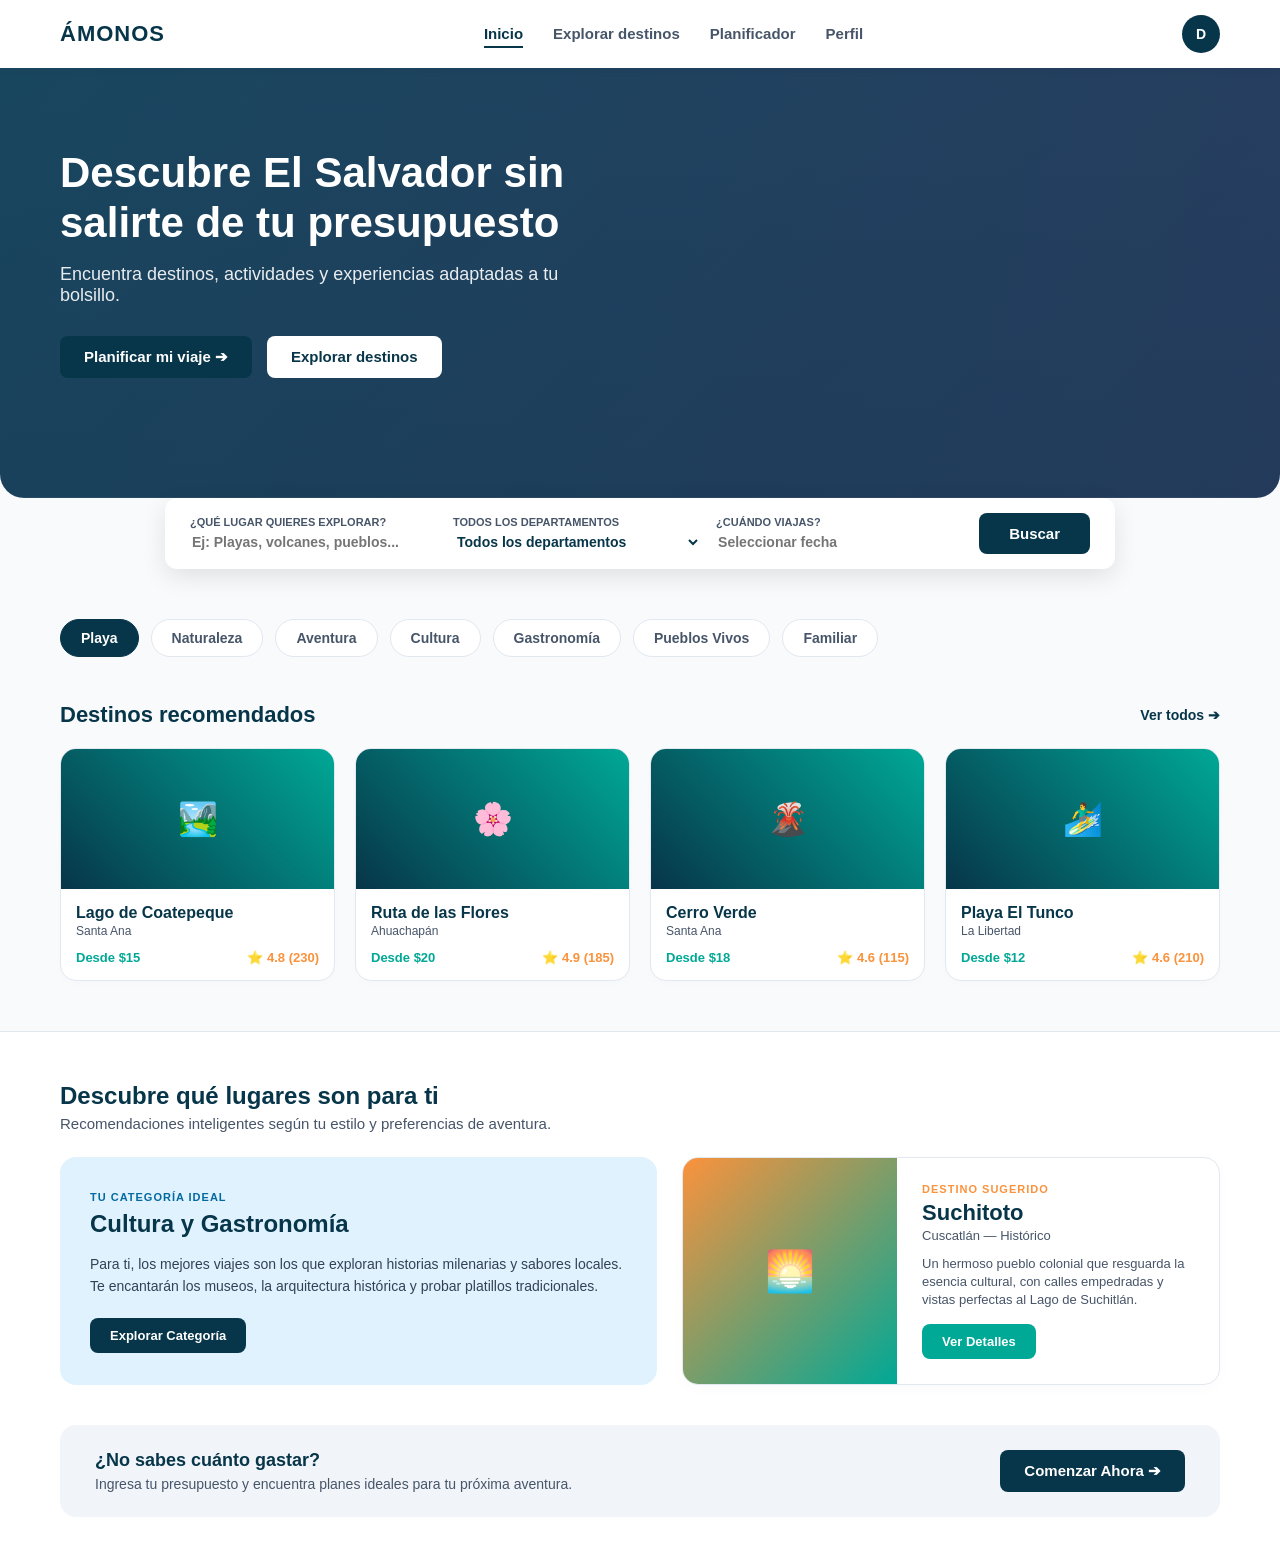
<file: Expo amonos partes/HTML/CSS/HTML/index.html>
<!DOCTYPE html>
<html lang="es">
<head>
    <meta charset="UTF-8">
    <meta name="viewport" content="width=device-width, initial-scale=1.0">
    <title>Ámonos - El Salvador</title>
    <link rel="stylesheet" href="CSS/index.css">
</head>
<body>

    <!-- 1. HEADER Y MENÚ COMPLETO -->
    <header>
        <div class="container">
            <nav>
                <a href="index.html" class="logo"> ÁMONOS</a>
                <ul class="menu-links">
                    <li><a href="index.html" class="active">Inicio</a></li>
                    <li><a href="explorar.html">Explorar destinos</a></li>
                    <li><a href="planificador.html">Planificador</a></li>
                    <li><a href="perfil.html">Perfil</a></li>
                </ul>
                <a href="perfil.html" class="avatar" title="Mi Perfil" style="color: white; font-weight: bold; font-size: 14px;">D</a>
            </nav>
        </div>
    </header>

    <!-- 2. HERO BANNER PRINCIPAL -->
    <section class="hero">
        <div class="container">
            <h1>Descubre El Salvador sin salirte de tu presupuesto</h1>
            <p>Encuentra destinos, actividades y experiencias adaptadas a tu bolsillo.</p>
            <div class="hero-buttons">
                <a href="planificador.html" class="btn btn-primary">Planificar mi viaje ➔</a>
                <a href="explorar.html" class="btn btn-outline">Explorar destinos</a>
            </div>
        </div>
    </section>

    <!-- 3. BARRA DE BÚSQUEDA INTEGRADA COLECTORA -->
    <div class="search-bar">
        <div class="search-input-group">
            <label>¿Qué lugar quieres explorar?</label>
            <input type="text" id="main-search-input" placeholder="Ej: Playas, volcanes, pueblos...">
        </div>
        <div class="search-input-group">
            <label>Todos los departamentos</label>
            <select id="main-dept-select">
                <option value="Todos">Todos los departamentos</option>
                <option value="La Libertad">La Libertad</option>
                <option value="Santa Ana">Santa Ana</option>
                <option value="Cuscatlán">Cuscatlán</option>
                <option value="Ahuachapán">Ahuachapán</option>
            </select>
        </div>
        <div class="search-input-group">
            <label>¿Cuándo viajas?</label>
            <input type="text" placeholder="Seleccionar fecha" onfocus="(this.type='date')">
        </div>
        <button class="btn btn-search" id="btn-execute-search">Buscar</button>
    </div>

    <!-- MAIN CONTAINER (CONTENIDO SUPERIOR) -->
    <main class="container main-content">

        <!-- 4. CARRUSEL HORIZONTAL DE CATEGORÍAS INTERACTIVAS -->
        <section class="categories-container">
            <ul class="categories-list">
                <li><button class="cat-card active" data-category="Playa"> Playa</button></li>
                <li><button class="cat-card" data-category="Naturaleza"> Naturaleza</button></li>
                <li><button class="cat-card" data-category="Aventura"> Aventura</button></li>
                <li><button class="cat-card" data-category="Cultura"> Cultura</button></li>
                <li><button class="cat-card" data-category="Gastronomía"> Gastronomía</button></li>
                <li><button class="cat-card" data-category="Pueblos"> Pueblos Vivos</button></li>
                <li><button class="cat-card" data-category="Familiar"> Familiar</button></li>
            </ul>
        </section>

        <!-- 5. CUADRÍCULA DE DESTINOS RECOMENDADOS -->
        <section>
            <div class="grid-header">
                <h2 style="margin: 0; font-size: 22px;">Destinos recomendados</h2>
                <a href="explorar.html" style="color: var(--azul-profundo); font-weight: 700; font-size: 14px; text-decoration: none;">Ver todos ➔</a>
            </div>

            <!-- Cada tarjeta ahora tiene su redirección nativa al archivo de detalles -->
            <div class="grid-destinos" id="cards-container">
                <!-- Tarjeta 1 -->
                <a href="detalles.html?destino=coatepeque" class="destino-card" data-dept="Santa Ana" data-tags="Naturaleza,Familiar">
                    <div class="dest-img-sim">🏞️</div>
                    <div class="dest-body">
                        <div>
                            <h4>Lago de Coatepeque</h4>
                            <p class="dpto">Santa Ana</p>
                        </div>
                        <div class="dest-footer">
                            <span class="price">Desde $15</span>
                            <span class="rating">⭐ 4.8 (230)</span>
                        </div>
                    </div>
                </a>
                <!-- Tarjeta 2 -->
                <a href="detalles.html?destino=flores" class="destino-card" data-dept="Ahuachapán" data-tags="Pueblos,Cultura,Gastronomía">
                    <div class="dest-img-sim">🌸</div>
                    <div class="dest-body">
                        <div>
                            <h4>Ruta de las Flores</h4>
                            <p class="dpto">Ahuachapán</p>
                        </div>
                        <div class="dest-footer">
                            <span class="price">Desde $20</span>
                            <span class="rating">⭐ 4.9 (185)</span>
                        </div>
                    </div>
                </a>
                <!-- Tarjeta 3 -->
                <a href="detalles.html?destino=cerroverde" class="destino-card" data-dept="Santa Ana" data-tags="Naturaleza,Aventura">
                    <div class="dest-img-sim">🌋</div>
                    <div class="dest-body">
                        <div>
                            <h4>Cerro Verde</h4>
                            <p class="dpto">Santa Ana</p>
                        </div>
                        <div class="dest-footer">
                            <span class="price">Desde $18</span>
                            <span class="rating">⭐ 4.6 (115)</span>
                        </div>
                    </div>
                </a>
                <!-- Tarjeta 4 -->
                <a href="detalles.html?destino=eltunco" class="destino-card" data-dept="La Libertad" data-tags="Playa,Aventura,Gastronomía">
                    <div class="dest-img-sim">🏄‍♂️</div>
                    <div class="dest-body">
                        <div>
                            <h4>Playa El Tunco</h4>
                            <p class="dpto">La Libertad</p>
                        </div>
                        <div class="dest-footer">
                            <span class="price">Desde $12</span>
                            <span class="rating">⭐ 4.6 (210)</span>
                        </div>
                    </div>
                </a>
            </div>
        </section>
    </main>

    <!-- 6. SECCIÓN INFERIOR AUTOMÁTICA (SCROLL INTELIGENTE) -->
    <section class="smart-recommendation-section">
        <div class="container">
            <h2 style="margin: 0; font-size: 24px; font-weight: 800;">Descubre qué lugares son para ti</h2>
            <p style="margin: 5px 0 0 0; color: var(--texto-suave); font-size: 15px;">Recomendaciones inteligentes según tu estilo y preferencias de aventura.</p>

            <div class="flex-recommendations">
                <!-- Tarjeta de Preferencia -->
                <div class="preference-box">
                    <span style="color: #0369a1; font-size: 11px; font-weight: 800; text-transform: uppercase; letter-spacing: 1px;">Tu categoría ideal</span>
                    <h3 style="margin: 5px 0 15px 0; font-size: 24px;">Cultura y Gastronomía</h3>
                    <p style="margin: 0 0 20px 0; font-size: 14px; line-height: 1.6; color: #334155;">Para ti, los mejores viajes son los que exploran historias milenarias y sabores locales. Te encantarán los museos, la arquitectura histórica y probar platillos tradicionales.</p>
                    <a href="explorar.html?filtro=Cultura" class="btn btn-primary" style="font-size: 13px; padding: 10px 20px;">Explorar Categoría</a>
                </div>

                <!-- Tarjeta de Destino Sugerido Directo -->
                <div class="featured-dest-box">
                    <div style="width: 40%; background: linear-gradient(135deg, var(--coral-marca), var(--verde-turquesa)); display: flex; align-items: center; justify-content: center; font-size: 40px; color: white;">🌅</div>
                    <div style="width: 60%; padding: 25px; display: flex; flex-direction: column; justify-content: center; box-sizing: border-box;">
                        <span style="color: var(--coral-marca); font-size: 11px; font-weight: 800; text-transform: uppercase; letter-spacing: 1px;">Destino Sugerido</span>
                        <h3 style="margin: 5px 0 2px 0; font-size: 22px;">Suchitoto</h3>
                        <div style="color: var(--texto-suave); font-size: 13px; margin-bottom: 12px; font-weight: 500;">Cuscatlán — Histórico</div>
                        <p style="margin: 0 0 15px 0; font-size: 13px; color: #475569; line-height: 1.4;">Un hermoso pueblo colonial que resguarda la esencia cultural, con calles empedradas y vistas perfectas al Lago de Suchitlán.</p>
                        <a href="detalles.html?destino=suchitoto" class="btn btn-primary" style="background-color: var(--verde-turquesa); font-size: 13px; padding: 10px 20px; align-self: flex-start;">Ver Detalles</a>
                    </div>
                </div>
            </div>

            <!-- banner de Presupuesto Integrado -->
            <div class="budget-banner">
                <div>
                    <h3>¿No sabes cuánto gastar?</h3>
                    <p>Ingresa tu presupuesto y encuentra planes ideales para tu próxima aventura.</p>
                </div>
                <a href="planificador.html" class="btn btn-primary" style="background-color: var(--azul-profundo);">Comenzar Ahora ➔</a>
            </div>
        </div>
    </section>

    <!-- INTERACCIONES EN VIVO POR JS (Simulación funcional de Base de Datos local) -->
    <script>
        // 1. Filtrado instantáneo por Categorías
        const buttons = document.querySelectorAll('.cat-card');
        const cards = document.querySelectorAll('.destino-card');

        buttons.forEach(button => {
            button.addEventListener('click', () => {
                // Alternar clase activa visual
                buttons.forEach(btn => btn.classList.remove('active'));
                button.classList.add('active');

                const selectedCategory = button.getAttribute('data-category');

                // Filtrar las tarjetas que contienen el tag
                cards.forEach(card => {
                    const cardTags = card.getAttribute('data-tags');
                    if (cardTags.includes(selectedCategory)) {
                        card.style.display = 'flex';
                    } else {
                        card.style.display = 'none';
                    }
                });
            });
        });

        // 2. Ejecutar búsqueda desde la barra superior
        const searchBtn = document.getElementById('btn-execute-search');
        searchBtn.addEventListener('click', () => {
            const queryText = document.getElementById('main-search-input').value.toLowerCase();
            const deptSelected = document.getElementById('main-dept-select').value;

            cards.forEach(card => {
                const title = card.querySelector('h4').innerText.toLowerCase();
                const dept = card.getAttribute('data-dept');
                
                const matchesQuery = title.includes(queryText) || queryText === '';
                const matchesDept = (dept === deptSelected) || (deptSelected === 'Todos');

                if (matchesQuery && matchesDept) {
                    card.style.display = 'flex';
                } else {
                    card.style.display = 'none';
                }
            });
        });
    </script>
</body>
</html>
</file>
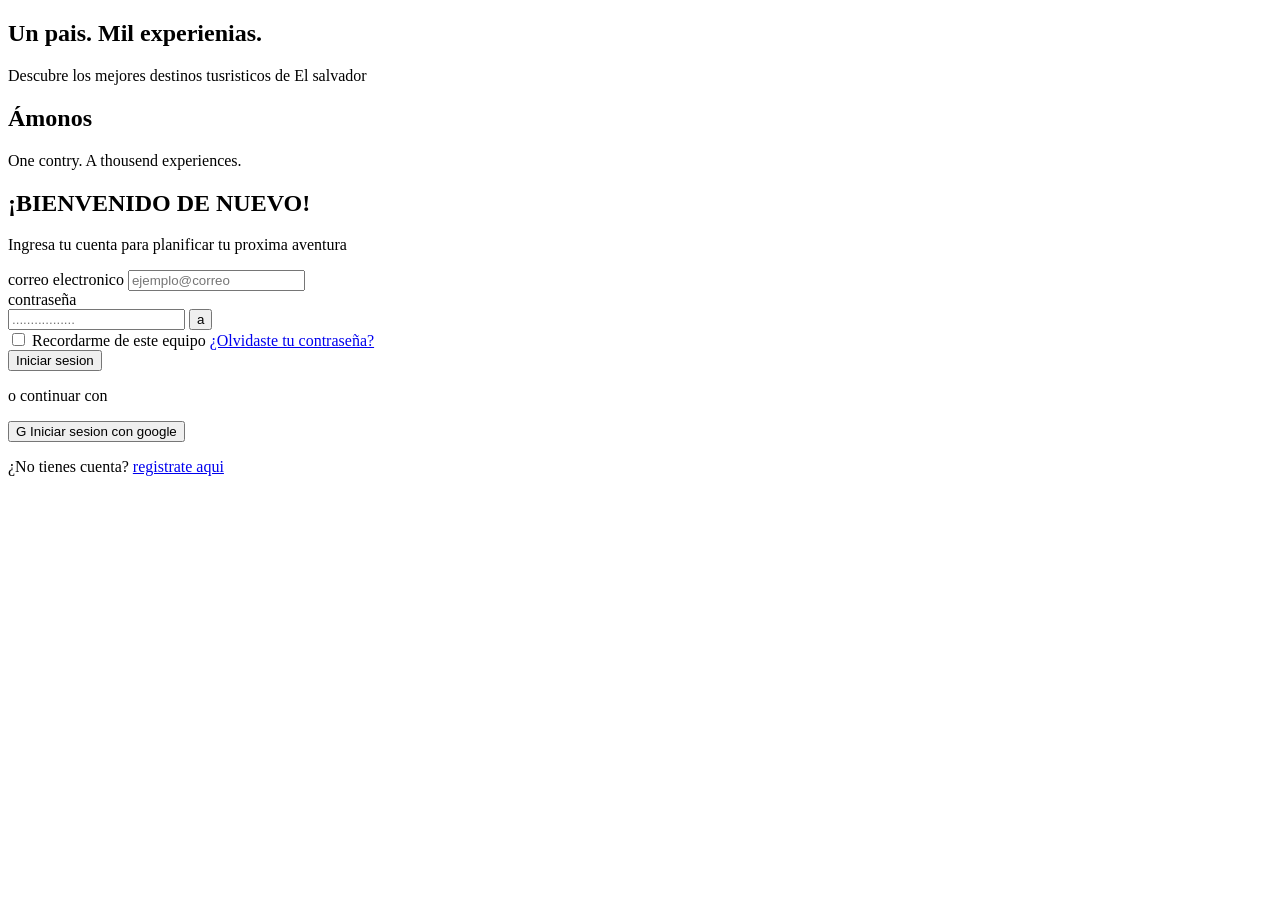
<file: Expo logros.html>
<!DOCTYPE html>
<html lang="en">
<head>
    <meta charset="UTF-8">
    <meta name="viewport" content="width=device-width, initial-scale=1.0">
    <title>Ámonos - Iniciar sesion</title>
</head>
<body>
    
    <main>
        

    <section>
    <h2>Un pais. Mil experienias.</h2>
    <p>Descubre los mejores destinos tusristicos de El salvador </p>
    </section>



    <section>
    <header>
   <h1>Ámonos</h1>
   <p>One contry. A thousend experiences.</p>
    </header>
                
    <h2>¡BIENVENIDO DE NUEVO!</h2>
    <p>Ingresa tu cuenta para planificar tu proxima aventura</p>

    <form action="/login-endpoint" method="POST">

    <div>
    <label for="email">correo electronico</label>
    <input type="email" id="email" name="email" placeholder="ejemplo@correo" required>
    </div>



    <div>
    <label for="password">contraseña</label>
                        <div>
                            <input type="password" name="password" id="password" placeholder="................."required>
                            <button type="button">a</button>
                        </div>
                    </div>


                    <div>
                        <label>
                            <input type="checkbox" name="remember"> Recordarme de este equipo
                        </label>
                        <a href="/recuperar-contraseña">¿Olvidaste tu contraseña?</a>
                    </div>

                    <button type="submit">Iniciar sesion</button>

                    <p>o continuar con</p>

                    <button type="button">
                        <span>G</span> Iniciar sesion con google
                    </button>
                   </form>

                   <footer>
                    <p>¿No tienes cuenta? <a href="/registro">registrate aqui</a></p>
                   </footer>

                   </section>
        </main>
</body>
</html>
</file>
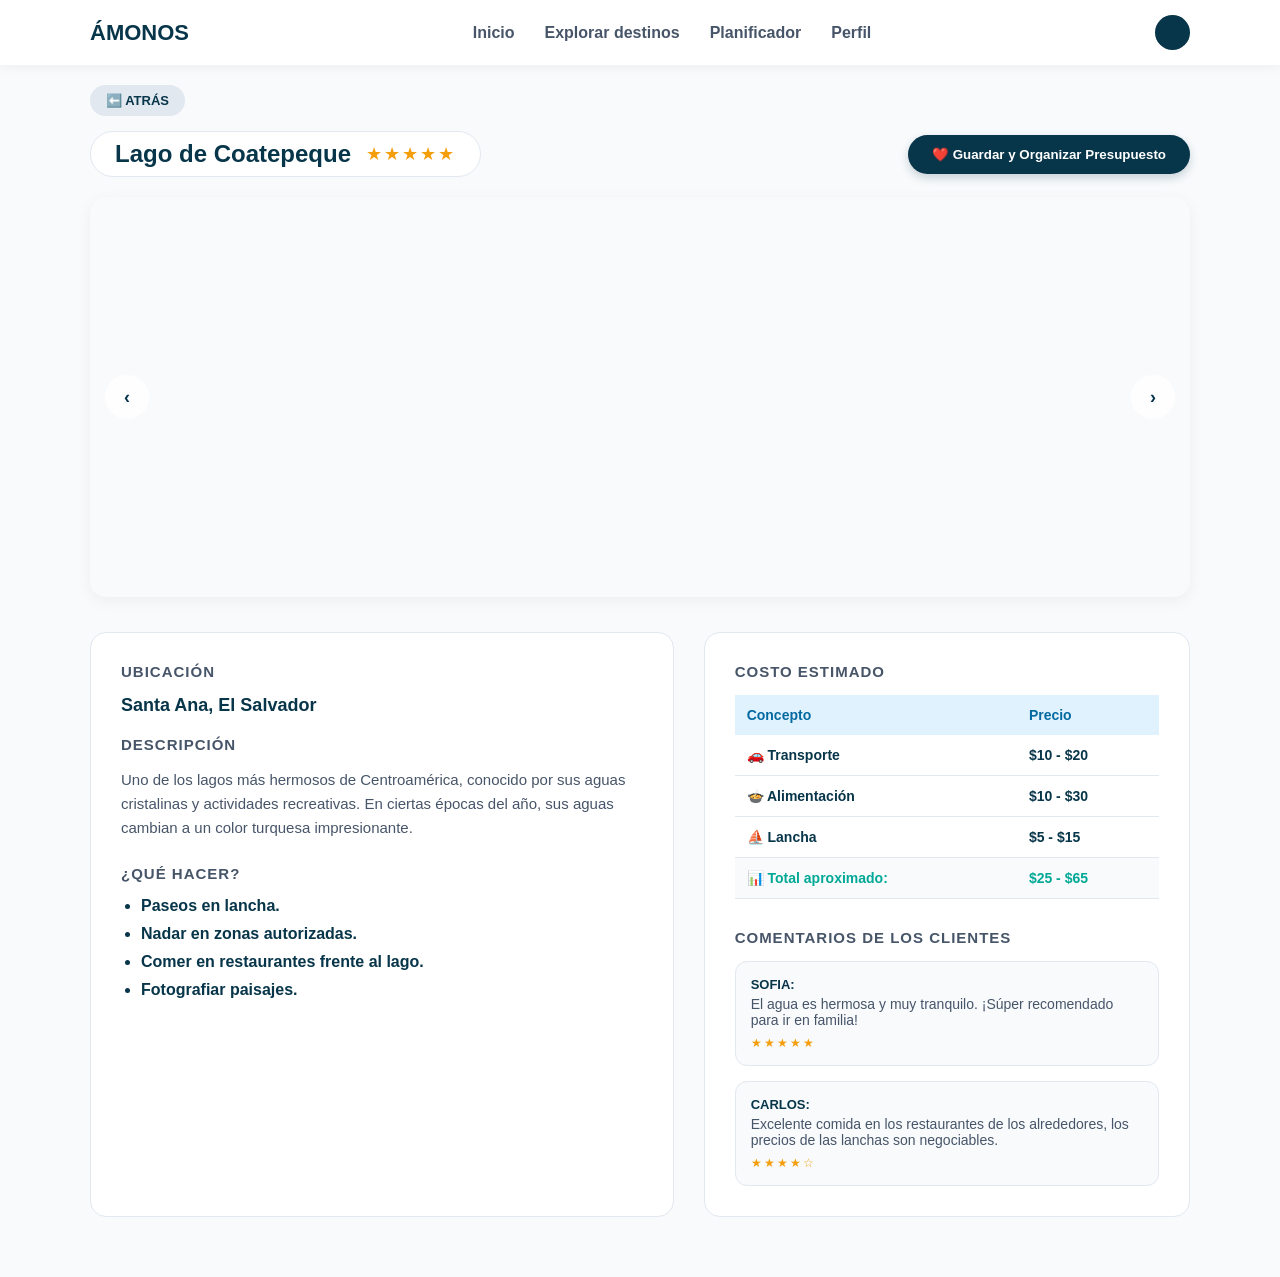
<file: prueba/detalles.html>
<!DOCTYPE html>
<html lang="es">
<head>
    <meta charset="UTF-8">
    <meta name="viewport" content="width=device-width, initial-scale=1.0">
    <title>Ámonos - Detalles del Destino</title>
    <style>
        /* ==========================================================================
           1. MARCA Y CONFIGURACIÓN GENERAL
           ========================================================================== */
        :root {
            --azul-profundo: #073549;
            --coral-marca: #fb923c;
            --verde-turquesa: #00a896;
            --gris-fondo: #f8fafc;
            --texto-suave: #475569;
            --borde: #e2e8f0;
        }

        body {
            margin: 0;
            padding: 0;
            font-family: 'Segoe UI', Tahoma, Geneva, Verdana, sans-serif;
            background-color: var(--gris-fondo);
            color: var(--azul-profundo);
            scroll-behavior: smooth; /* Hace que el salto hacia abajo sea suave */
        }

        .container {
            max-width: 1100px;
            margin: 0 auto;
            padding: 0 20px;
        }

        header {
            background-color: #ffffff;
            box-shadow: 0 2px 10px rgba(0, 0, 0, 0.05);
            position: sticky;
            top: 0;
            z-index: 100;
        }

        nav {
            display: flex;
            align-items: center;
            justify-content: space-between;
            padding: 15px 0;
        }

        .logo { font-size: 22px; font-weight: 900; }
        .menu-links { list-style: none; display: flex; margin: 0; padding: 0; }
        .menu-links li { margin: 0 15px; }
        .menu-links a { text-decoration: none; color: var(--texto-suave); font-weight: 600; }

        /* BOTÓN ATRÁS */
        .btn-back {
            display: inline-flex;
            align-items: center;
            background-color: #e2e8f0;
            color: var(--azul-profundo);
            text-decoration: none;
            padding: 8px 16px;
            border-radius: 20px;
            font-size: 13px;
            font-weight: 700;
            margin-top: 20px;
            text-transform: uppercase;
        }

        /* ==========================================================================
           2. SECCIÓN 1: CABECERA Y CARRUSEL DE IMÁGENES (Boceto 1)
           ========================================================================== */
        .destination-header {
            display: flex;
            justify-content: space-between;
            align-items: center;
            margin-top: 15px;
            margin-bottom: 20px;
        }

        .title-area {
            display: flex;
            align-items: center;
            gap: 15px;
            background-color: #ffffff;
            padding: 8px 24px;
            border-radius: 30px;
            border: 1px solid var(--borde);
        }

        .title-area h1 { margin: 0; font-size: 24px; font-weight: 800; }
        .stars { color: #f59e0b; font-size: 18px; letter-spacing: 2px; }

        /* Botón de Interacción Rápida Sugerido */
        .btn-action-trigger {
            background-color: var(--azul-profundo);
            color: #ffffff;
            border: none;
            padding: 12px 24px;
            border-radius: 30px;
            font-weight: 700;
            cursor: pointer;
            box-shadow: 0 4px 10px rgba(7, 53, 73, 0.2);
            transition: background-color 0.2s;
        }

        .btn-action-trigger:hover { background-color: var(--verde-turquesa); }

        /* Estructura del Carrusel de Fotos */
        .carousel-container {
            position: relative;
            width: 100%;
            height: 400px;
            overflow: hidden;
            border-radius: 16px;
            box-shadow: 0 4px 15px rgba(0,0,0,0.05);
        }

        .carousel-track {
            display: flex;
            width: 300%; /* Para 3 imágenes */
            height: 100%;
            transition: transform 0.5s cubic-bezier(0.4, 0, 0.2, 1);
        }

        .carousel-slide {
            width: 33.333%;
            height: 100%;
            background-size: cover;
            background-position: center;
            display: flex;
            align-items: flex-end;
        }

        /* Flechas del carrusel */
        .carousel-btn {
            position: absolute;
            top: 50%;
            transform: translateY(-50%);
            background-color: rgba(255, 255, 255, 0.9);
            border: none;
            width: 44px;
            height: 44px;
            border-radius: 50%;
            cursor: pointer;
            font-weight: bold;
            font-size: 18px;
            color: var(--azul-profundo);
            z-index: 10;
        }
        .btn-left { left: 15px; }
        .btn-right { right: 15px; }

        /* ==========================================================================
           3. SECCIÓN 2: INFORMACIÓN, COSTOS Y RESEÑAS (Boceto 2)
           ========================================================================== */
        .details-grid {
            display: grid;
            grid-template-columns: 1.2fr 1fr;
            gap: 30px;
            margin-top: 35px;
            margin-bottom: 60px;
        }

        .info-card {
            background-color: #ffffff;
            border: 1px solid var(--borde);
            border-radius: 16px;
            padding: 30px;
            box-sizing: border-box;
        }

        .info-card h2 {
            margin: 0 0 15px 0;
            font-size: 15px;
            text-transform: uppercase;
            letter-spacing: 1px;
            color: var(--texto-suave);
        }

        .location-tag {
            font-size: 18px;
            font-weight: 700;
            color: var(--azul-profundo);
            margin-bottom: 20px;
        }

        .description-text {
            font-size: 15px;
            line-height: 1.6;
            color: var(--texto-suave);
            margin-bottom: 25px;
        }

        .activities-list {
            padding-left: 20px;
            margin: 0;
        }

        .activities-list li {
            margin-bottom: 10px;
            font-weight: 600;
            color: var(--azul-profundo);
        }

        /* TABLA DE COSTOS ESTIMADOS */
        .table-costs {
            width: 100%;
            border-collapse: collapse;
            margin-bottom: 30px;
        }

        .table-costs th {
            background-color: #e0f2fe;
            color: #0369a1;
            text-align: left;
            padding: 12px;
            font-size: 14px;
            font-weight: 700;
        }

        .table-costs td {
            padding: 12px;
            border-bottom: 1px solid var(--borde);
            font-size: 14px;
            font-weight: 600;
        }

        .row-total {
            background-color: var(--gris-fondo);
            font-weight: 800 !important;
            color: var(--verde-turquesa);
        }

        /* COMENTARIOS DE CLIENTES */
        .comments-section {
            display: flex;
            flex-direction: column;
            gap: 15px;
        }

        .comment-box {
            background-color: var(--gris-fondo);
            border: 1px solid var(--borde);
            padding: 15px;
            border-radius: 12px;
        }

        .comment-box strong {
            font-size: 13px;
            color: var(--azul-profundo);
            display: block;
            margin-bottom: 4px;
        }

        .comment-box p {
            margin: 0 0 8px 0;
            font-size: 14px;
            color: var(--texto-suave);
        }

        @media (max-width: 768px) {
            .details-grid { grid-template-columns: 1fr; }
            .carousel-container { height: 260px; }
        }
    </style>
</head>
<body>

    <!-- MENÚ SUPERIOR -->
    <header>
        <div class="container">
            <nav>
                <div class="logo"> ÁMONOS</div>
                <ul class="menu-links">
                    <li><a href="index.html">Inicio</a></li>
                    <li><a href="explorar.html">Explorar destinos</a></li>
                    <li><a href="planificador.html">Planificador</a></li>
                    <li><a href="perfil.html">Perfil</a></li>
                </ul>
                <div style="width: 35px; height: 35px; background-color: var(--azul-profundo); border-radius: 50%;"></div>
            </nav>
        </div>
    </header>

    <!-- CONTENIDO GENERAL -->
    <main class="container">
        
        <a href="explorar.html" class="btn-back">⬅️ Atrás</a>

        <!-- BLOQUE CABECERA (Imagen 1) -->
        <section class="destination-header">
            <div class="title-area">
                <h1>Lago de Coatepeque</h1>
                <div class="stars">★★★★★</div>
            </div>
            <!-- Tu idea de guardar y planificar de un solo clic -->
            <button class="btn-action-trigger" onclick="scrollHaciaCostos()">❤️ Guardar y Organizar Presupuesto</button>
        </section>

        <!-- CARRUSEL DE IMÁGENES INTERACTIVO (Imagen 1) -->
        <section class="carousel-container">
            <button class="carousel-btn btn-left" onclick="moverCarrusel(-1)">‹</button>
            <div class="carousel-track" id="track">
                <!-- Foto 1 -->
                <div class="carousel-slide" style="background-image: url('https://images.unsplash.com/photo-1593305841991-05c297ba4575?q=80&w=600');"></div>
                <!-- Foto 2 -->
                <div class="carousel-slide" style="background-image: url('https://images.unsplash.com/photo-1518495973542-4542c06a5843?q=80&w=600');"></div>
                <!-- Foto 3 -->
                <div class="carousel-slide" style="background-image: url('https://images.unsplash.com/photo-1470071459604-3b5ec3a7fe05?q=80&w=600');"></div>
            </div>
            <button class="carousel-btn btn-right" onclick="moverCarrusel(1)">›</button>
        </section>

        <!-- CUADRÍCULA DE DETALLES (Imagen 2) -->
        <div class="details-grid" id="seccion-info">
            
            <!-- COLUMNA IZQUIERDA: UBICACIÓN, DESCRIPCIÓN Y QUÉ HACER -->
            <section class="info-card">
                <h2>Ubicación</h2>
                <div class="location-tag">Santa Ana, El Salvador</div>

                <h2>Descripción</h2>
                <p class="description-text">
                    Uno de los lagos más hermosos de Centroamérica, conocido por sus aguas cristalinas y actividades recreativas. En ciertas épocas del año, sus aguas cambian a un color turquesa impresionante.
                </p>

                <h2>¿Qué hacer?</h2>
                <ul class="activities-list">
                    <li>Paseos en lancha.</li>
                    <li>Nadar en zonas autorizadas.</li>
                    <li>Comer en restaurantes frente al lago.</li>
                    <li>Fotografiar paisajes.</li>
                </ul>
            </section>

            <!-- COLUMNA DERECHA: COSTOS ESTIMADOS Y COMENTARIOS -->
            <section class="info-card" id="bloque-costos">
                <h2>Costo Estimado</h2>
                <table class="table-costs">
                    <thead>
                        <tr>
                            <th>Concepto</th>
                            <th>Precio</th>
                        </tr>
                    </thead>
                    <tbody>
                        <tr>
                            <td>🚗 Transporte</td>
                            <td>$10 - $20</td>
                        </tr>
                        <tr>
                            <td>🍲 Alimentación</td>
                            <td>$10 - $30</td>
                        </tr>
                        <tr>
                            <td>⛵ Lancha</td>
                            <td>$5 - $15</td>
                        </tr>
                        <tr class="row-total">
                            <td>📊 Total aproximado:</td>
                            <td>$25 - $65</td>
                        </tr>
                    </tbody>
                </table>

                <h2>Comentarios de los clientes</h2>
                <div class="comments-section">
                    <div class="comment-box">
                        <strong>SOFIA:</strong>
                        <p>El agua es hermosa y muy tranquilo. ¡Súper recomendado para ir en familia!</p>
                        <div class="stars" style="font-size: 12px;">★★★★★</div>
                    </div>
                    <div class="comment-box">
                        <strong>CARLOS:</strong>
                        <p>Excelente comida en los restaurantes de los alrededores, los precios de las lanchas son negociables.</p>
                        <div class="stars" style="font-size: 12px;">★★★★☆</div>
                    </div>
                </div>
            </section>

        </div>
    </main>

    <!-- COMPORTAMIENTO INTERACTIVO -->
    <script>
        // Lógica del Carrusel
        let indiceActual = 0;
        const track = document.getElementById('track');
        
        function moverCarrusel(direccion) {
            indiceActual += direccion;
            if (indiceActual > 2) indiceActual = 0;
            if (indiceActual < 0) indiceActual = 2;
            
            // Mueve el contenedor horizontalmente usando porcentajes
            track.style.transform = `translateX(-${indiceActual * 33.333}%)`;
        }

        // Lógica de Scroll Automático (Tu idea de interacción fluida)
        function scrollHaciaCostos() {
            // Envía un aviso visual y baja la pantalla suavemente a la tabla de costos
            alert("¡Destino guardado en tus favoritos! Te llevamos a ver los costos para tu presupuesto.");
            document.getElementById('bloque-costos').scrollIntoView({ behavior: 'smooth' });
        }
    </script>
</body>
</html>
</file>
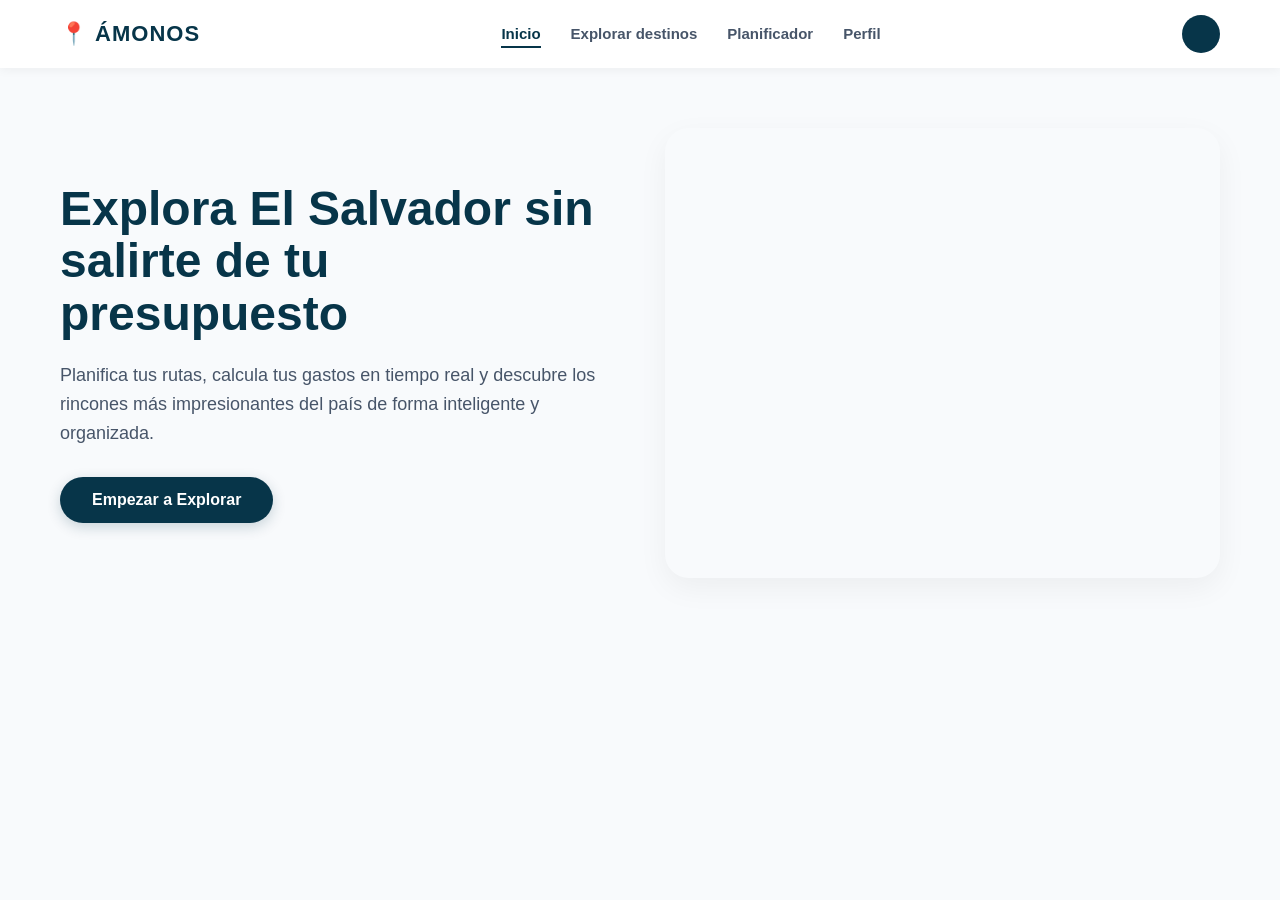
<file: prueba/pruebax.html>
<!DOCTYPE html>
<html lang="es">
<head>
    <meta charset="UTF-8">
    <meta name="viewport" content="width=device-width, initial-scale=1.0">
    <title>Ámonos - Inicio</title>
    <style>
        :root {
            --azul-profundo: #073549;
            --coral-marca: #fb923c;
            --verde-turquesa: #00a896;
            --gris-fondo: #f8fafc;
            --texto-suave: #475569;
            --borde: #e2e8f0;
        }

        body {
            margin: 0;
            padding: 0;
            font-family: 'Segoe UI', Tahoma, Geneva, Verdana, sans-serif;
            background-color: var(--gris-fondo);
            color: var(--azul-profundo);
        }

        .container {
            max-width: 1200px;
            margin: 0 auto;
            padding: 0 20px;
            box-sizing: border-box;
        }

        header {
            background-color: #ffffff;
            box-shadow: 0 2px 10px rgba(0, 0, 0, 0.05);
            position: sticky;
            top: 0;
            z-index: 100;
        }

        nav {
            display: flex;
            align-items: center;
            justify-content: space-between;
            padding: 15px 0;
        }

        .logo {
            font-size: 22px;
            font-weight: 900;
            letter-spacing: 1px;
        }

        .menu-links {
            list-style: none;
            display: flex;
            margin: 0;
            padding: 0;
        }

        .menu-links li {
            margin: 0 15px;
        }

        .menu-links a {
            text-decoration: none;
            color: var(--texto-suave);
            font-weight: 600;
            font-size: 15px;
        }

        .menu-links a.active {
            color: var(--azul-profundo);
            border-bottom: 2px solid var(--azul-profundo);
            padding-bottom: 4px;
        }

        .avatar {
            width: 38px;
            height: 38px;
            background-color: var(--azul-profundo);
            border-radius: 50%;
        }

        .hero-section {
            display: flex;
            align-items: center;
            justify-content: space-between;
            gap: 50px;
            padding: 60px 0;
        }

        .hero-text {
            flex: 1;
        }

        .hero-text h1 {
            font-size: 48px;
            font-weight: 900;
            line-height: 1.1;
            margin: 0 0 20px 0;
        }

        .hero-text p {
            font-size: 18px;
            color: var(--texto-suave);
            line-height: 1.6;
            margin: 0 0 30px 0;
        }

        .btn-primary {
            display: inline-block;
            background-color: var(--azul-profundo);
            color: #ffffff;
            text-decoration: none;
            padding: 14px 32px;
            border-radius: 30px;
            font-weight: 700;
            font-size: 16px;
            box-shadow: 0 4px 14px rgba(7, 53, 73, 0.2);
            transition: background-color 0.2s;
        }

        .btn-primary:hover {
            background-color: var(--verde-turquesa);
        }

        .hero-image {
            flex: 1;
            height: 450px;
            background-image: url('https://images.unsplash.com/photo-1593305841991-05c297ba4575?q=80&w=800');
            background-size: cover;
            background-position: center;
            border-radius: 24px;
            box-shadow: 0 10px 30px rgba(0,0,0,0.05);
        }

        @media (max-width: 768px) {
            .hero-section {
                flex-direction: column;
                text-align: center;
                padding: 40px 0;
            }
            .hero-image {
                width: 100%;
                height: 300px;
            }
        }
    </style>
</head>
<body>

    <header>
        <div class="container">
            <nav>
                <div class="logo">📍 ÁMONOS</div>
                <ul class="menu-links">
                    <li><a href="#" class="active">Inicio</a></li>
                    <li><a href="explorar.html">Explorar destinos</a></li>
                    <li><a href="planificador.html">Planificador</a></li>
                    <li><a href="perfil.html">Perfil</a></li>
                </ul>
                <div class="avatar"></div>
            </nav>
        </div>
    </header>

    <main class="container">
        <section class="hero-section">
            <div class="hero-text">
                <h1>Explora El Salvador sin salirte de tu presupuesto</h1>
                <p>Planifica tus rutas, calcula tus gastos en tiempo real y descubre los rincones más impresionantes del país de forma inteligente y organizada.</p>
                <a href="explorar.html" class="btn-primary">Empezar a Explorar</a>
            </div>
            <div class="hero-image"></div>
        </section>
    </main>

</body>
</html>
</file>
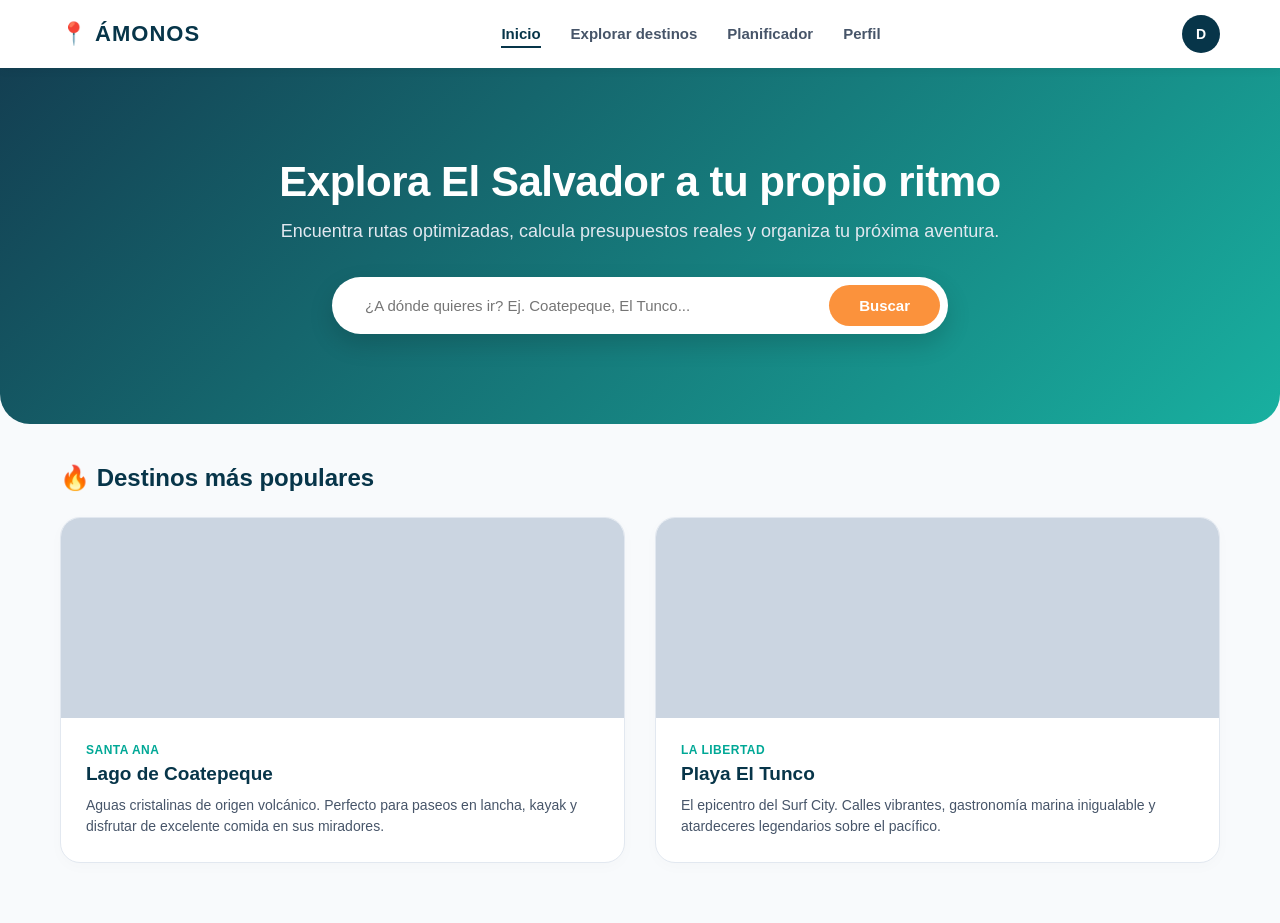
<file: Expo amonos partes/HTML/CSS/HTML/detalles.html>
<!DOCTYPE html>
<html lang="es">
<head>
    <meta charset="UTF-8">
    <meta name="viewport" content="width=device-width, initial-scale=1.0">
    <title>Ámonos - Inicio</title>
    <style>
        /* ==========================================================================
           1. VARIABLES DE MARCA Y CONFIGURACIÓN BASE
           ========================================================================== */
        :root {
            --azul-profundo: #073549;
            --coral-marca: #fb923c;
            --verde-turquesa: #00a896;
            --gris-fondo: #f8fafc;
            --texto-suave: #475569;
            --borde: #e2e8f0;
        }

        body {
            margin: 0;
            padding: 0;
            font-family: 'Segoe UI', Tahoma, Geneva, Verdana, sans-serif;
            background-color: var(--gris-fondo);
            color: var(--azul-profundo);
        }

        .container {
            max-width: 1200px;
            margin: 0 auto;
            padding: 0 20px;
            box-sizing: border-box;
        }

        /* ==========================================================================
           2. BARRA DE NAVEGACIÓN SUPERIOR
           ========================================================================== */
        header {
            background-color: #ffffff;
            box-shadow: 0 2px 10px rgba(0, 0, 0, 0.05);
            position: sticky;
            top: 0;
            z-index: 100;
        }

        nav {
            display: flex;
            align-items: center;
            justify-content: space-between;
            padding: 15px 0;
        }

        .logo {
            font-size: 22px;
            font-weight: 900;
            letter-spacing: 1px;
            text-decoration: none;
            color: var(--azul-profundo);
        }

        .menu-links {
            list-style: none;
            display: flex;
            margin: 0;
            padding: 0;
        }

        .menu-links li { margin: 0 15px; }
        .menu-links a {
            text-decoration: none;
            color: var(--texto-suave);
            font-weight: 600;
            font-size: 15px;
        }

        .menu-links a.active {
            color: var(--azul-profundo);
            border-bottom: 2px solid var(--azul-profundo);
            padding-bottom: 4px;
        }

        .avatar {
            width: 38px;
            height: 38px;
            background-color: var(--azul-profundo);
            border-radius: 50%;
            display: flex;
            align-items: center;
            justify-content: center;
            color: white;
            font-weight: bold;
            font-size: 14px;
            text-decoration: none;
        }

        /* ==========================================================================
           3. SECCIÓN HERO (BIENVENIDA Y BUSCADOR)
           ========================================================================== */
        .hero {
            background: linear-gradient(135deg, rgba(7,53,73,0.95) 0%, rgba(0,168,150,0.9) 100%), 
                        url('https://images.unsplash.com/photo-1593305841991-05c297ba4575?q=80&w=1200') no-repeat center/cover;
            color: #ffffff;
            padding: 90px 0;
            text-align: center;
            border-radius: 0 0 30px 30px;
            margin-bottom: 40px;
        }

        .hero h1 {
            font-size: 42px;
            font-weight: 900;
            margin: 0 0 15px 0;
            letter-spacing: -0.5px;
        }

        .hero p {
            font-size: 18px;
            margin: 0 0 35px 0;
            color: #e2e8f0;
            font-weight: 400;
        }

        /* Barra de búsqueda integrada */
        .search-box {
            display: flex;
            max-width: 600px;
            margin: 0 auto;
            background-color: #ffffff;
            padding: 8px;
            border-radius: 50px;
            box-shadow: 0 10px 25px rgba(0,0,0,0.15);
        }

        .search-box input {
            flex: 1;
            border: none;
            padding: 12px 25px;
            font-size: 15px;
            border-radius: 50px 0 0 50px;
            outline: none;
            color: var(--azul-profundo);
        }

        .search-box button {
            background-color: var(--coral-marca);
            color: #ffffff;
            border: none;
            padding: 12px 30px;
            font-size: 15px;
            font-weight: 700;
            border-radius: 50px;
            cursor: pointer;
            transition: background-color 0.2s;
        }

        .search-box button:hover {
            background-color: #ea580c;
        }

        /* ==========================================================================
           4. SECCIÓN: DESTINOS DESTACADOS
           ========================================================================== */
        .section-title {
            font-size: 24px;
            font-weight: 800;
            margin-bottom: 25px;
            display: flex;
            align-items: center;
            gap: 10px;
        }

        .destinations-grid {
            display: grid;
            grid-template-columns: repeat(auto-fit, minmax(300px, 1fr));
            gap: 30px;
            margin-bottom: 60px;
        }

        .dest-card {
            background-color: #ffffff;
            border: 1px solid var(--borde);
            border-radius: 20px;
            overflow: hidden;
            box-shadow: 0 4px 15px rgba(0,0,0,0.02);
            transition: transform 0.3s ease, box-shadow 0.3s ease;
            text-decoration: none;
            color: inherit;
        }

        .dest-card:hover {
            transform: translateY(-5px);
            box-shadow: 0 10px 25px rgba(7, 53, 73, 0.08);
        }

        .dest-img {
            height: 200px;
            background-size: cover;
            background-position: center;
            background-color: #cbd5e1;
        }

        .dest-body {
            padding: 25px;
        }

        .dest-tag {
            font-size: 12px;
            text-transform: uppercase;
            font-weight: 800;
            color: var(--verde-turquesa);
            margin-bottom: 6px;
            letter-spacing: 0.5px;
        }

        .dest-body h3 {
            margin: 0 0 10px 0;
            font-size: 19px;
            font-weight: 800;
        }

        .dest-body p {
            margin: 0;
            font-size: 14px;
            color: var(--texto-suave);
            line-height: 1.5;
        }
    </style>
</head>
<body>

    <header>
        <div class="container">
            <nav>
                <a href="index.html" class="logo">📍 ÁMONOS</a>
                <ul class="menu-links">
                    <li><a href="index.html" class="active">Inicio</a></li>
                    <li><a href="explorar.html">Explorar destinos</a></li>
                    <li><a href="planificador.html">Planificador</a></li>
                    <li><a href="perfil.html">Perfil</a></li>
                </ul>
                <a href="perfil.html" class="avatar">D</a>
            </nav>
        </div>
    </header>

    <section class="hero">
        <div class="container">
            <h1>Explora El Salvador a tu propio ritmo</h1>
            <p>Encuentra rutas optimizadas, calcula presupuestos reales y organiza tu próxima aventura.</p>
            <div class="search-box">
                <input type="text" placeholder="¿A dónde quieres ir? Ej. Coatepeque, El Tunco...">
                <button type="button">Buscar</button>
            </div>
        </div>
    </section>

    <main class="container">
        <h2 class="section-title">🔥 Destinos más populares</h2>
        
        <div class="destinations-grid">
            <a href="detalles.html" class="dest-card">
                <div class="dest-img" style="background-image: url('https://images.unsplash.com/photo-1593305841991-05c297ba4575?q=80&w=600');"></div>
                <div class="dest-body">
                    <div class="dest-tag">Santa Ana</div>
                    <h3>Lago de Coatepeque</h3>
                    <p>Aguas cristalinas de origen volcánico. Perfecto para paseos en lancha, kayak y disfrutar de excelente comida en sus miradores.</p>
                </div>
            </a>

            <a href="explorar.html" class="dest-card">
                <div class="dest-img" style="background-image: url('https://images.unsplash.com/photo-1516690561799-46d8f74f90f6?q=80&w=600');"></div>
                <div class="dest-body">
                    <div class="dest-tag">La Libertad</div>
                    <h3>Playa El Tunco</h3>
                    <p>El epicentro del Surf City. Calles vibrantes, gastronomía marina inigualable y atardeceres legendarios sobre el pacífico.</p>
                </div>
            </a>
        </div>
    </main>

</body>
</html>
</file>
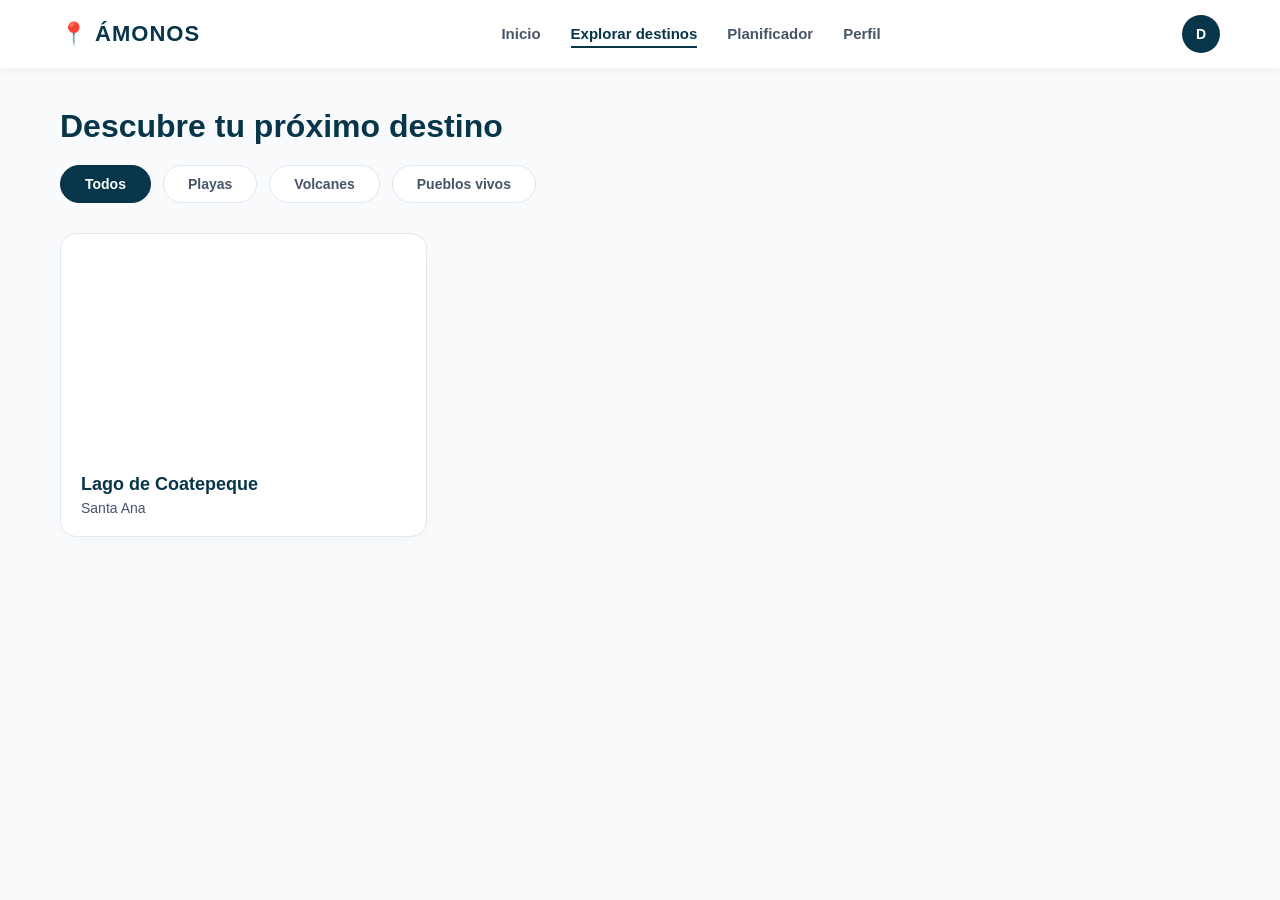
<file: Expo amonos partes/HTML/CSS/HTML/explorar.html>
<!DOCTYPE html>
<html lang="es">
<head>
    <meta charset="UTF-8">
    <meta name="viewport" content="width=device-width, initial-scale=1.0">
    <title>Ámonos - Explorar Destinos</title>
    <style>
        /* CONFIGURACIÓN DE COLORES Y FUENTES */
        :root {
            --azul-profundo: #073549;
            --coral-marca: #fb923c;
            --verde-turquesa: #00a896;
            --gris-fondo: #f8fafc;
            --texto-suave: #475569;
            --borde: #e2e8f0;
        }

        body {
            margin: 0;
            padding: 0;
            font-family: 'Segoe UI', Tahoma, Geneva, Verdana, sans-serif;
            background-color: var(--gris-fondo);
            color: var(--azul-profundo);
        }

        .container {
            max-width: 1200px;
            margin: 0 auto;
            padding: 0 20px;
            box-sizing: border-box;
        }

        /* NAVEGACIÓN */
        header {
            background-color: #ffffff;
            box-shadow: 0 2px 10px rgba(0, 0, 0, 0.05);
            position: sticky;
            top: 0;
            z-index: 100;
        }

        nav {
            display: flex;
            align-items: center;
            justify-content: space-between;
            padding: 15px 0;
        }

        .logo {
            font-size: 22px;
            font-weight: 900;
            letter-spacing: 1px;
            text-decoration: none;
            color: var(--azul-profundo);
        }

        .menu-links {
            list-style: none;
            display: flex;
            margin: 0;
            padding: 0;
        }

        .menu-links li { margin: 0 15px; }

        .menu-links a {
            text-decoration: none;
            color: var(--texto-suave);
            font-weight: 600;
            font-size: 15px;
        }

        .menu-links a.active {
            color: var(--azul-profundo);
            border-bottom: 2px solid var(--azul-profundo);
            padding-bottom: 4px;
        }

        .avatar {
            width: 38px;
            height: 38px;
            background-color: var(--azul-profundo);
            border-radius: 50%;
            display: flex;
            align-items: center;
            justify-content: center;
            color: white;
            font-weight: bold;
            font-size: 14px;
            text-decoration: none;
        }

        /* SECCIÓN DE BÚSQUEDA Y FILTROS */
        .search-filter-section {
            margin-top: 40px;
            margin-bottom: 30px;
        }

        .search-filter-section h2 {
            font-size: 32px;
            font-weight: 800;
            margin-bottom: 20px;
        }

        .filter-container {
            display: flex;
            gap: 12px;
            margin-bottom: 30px;
            flex-wrap: wrap;
        }

        .filter-btn {
            background-color: #ffffff;
            border: 1px solid var(--borde);
            padding: 10px 24px;
            border-radius: 20px;
            font-weight: 600;
            font-size: 14px;
            cursor: pointer;
            color: var(--texto-suave);
            transition: all 0.2s;
        }

        .filter-btn.active, .filter-btn:hover {
            background-color: var(--azul-profundo);
            color: #ffffff;
            border-color: var(--azul-profundo);
        }

        /* CUADRÍCULA DE TARJETAS (GRID) */
        .grid-destinos {
            display: grid;
            grid-template-columns: repeat(auto-fill, minmax(300px, 1fr));
            gap: 30px;
            margin-bottom: 60px;
        }

        .card-destino {
            background-color: #ffffff;
            border: 1px solid var(--borde);
            border-radius: 16px;
            overflow: hidden;
            box-shadow: 0 4px 12px rgba(0,0,0,0.02);
            transition: all 0.2s;
            text-decoration: none;
            color: inherit;
            display: block;
        }

        .card-destino:hover {
            transform: translateY(-5px);
            box-shadow: 0 12px 24px rgba(7, 53, 73, 0.08);
        }

        .card-image {
            height: 220px;
            background-image: url('https://images.unsplash.com/photo-1593305841991-05c297ba4575?q=80&w=600');
            background-size: cover;
            background-position: center;
        }

        .card-content {
            padding: 20px;
        }

        .card-content h3 {
            margin: 0 0 5px 0;
            font-size: 18px;
            font-weight: 800;
        }

        .card-content p {
            margin: 0;
            color: var(--texto-suave);
            font-size: 14px;
            font-weight: 500;
        }
    </style>
</head>
<body>

    <header>
        <div class="container">
            <nav>
                <a href="index.html" class="logo">📍 ÁMONOS</a>
                <ul class="menu-links">
                    <li><a href="index.html">Inicio</a></li>
                    <li><a href="explorar.html" class="active">Explorar destinos</a></li>
                    <li><a href="planificador.html">Planificador</a></li>
                    <li><a href="perfil.html">Perfil</a></li>
                </ul>
                <a href="perfil.html" class="avatar">D</a>
            </nav>
        </div>
    </header>

    <main class="container">
        <section class="search-filter-section">
            <h2>Descubre tu próximo destino</h2>
            <div class="filter-container">
                <button class="filter-btn active">Todos</button>
                <button class="filter-btn">Playas</button>
                <button class="filter-btn">Volcanes</button>
                <button class="filter-btn">Pueblos vivos</button>
            </div>
        </section>

        <section class="grid-destinos">
            <a href="detalles.html" class="card-destino">
                <div class="card-image"></div>
                <div class="card-content">
                    <h3>Lago de Coatepeque</h3>
                    <p>Santa Ana</p>
                </div>
            </a>
        </section>
    </main>

</body>
</html>
</file>
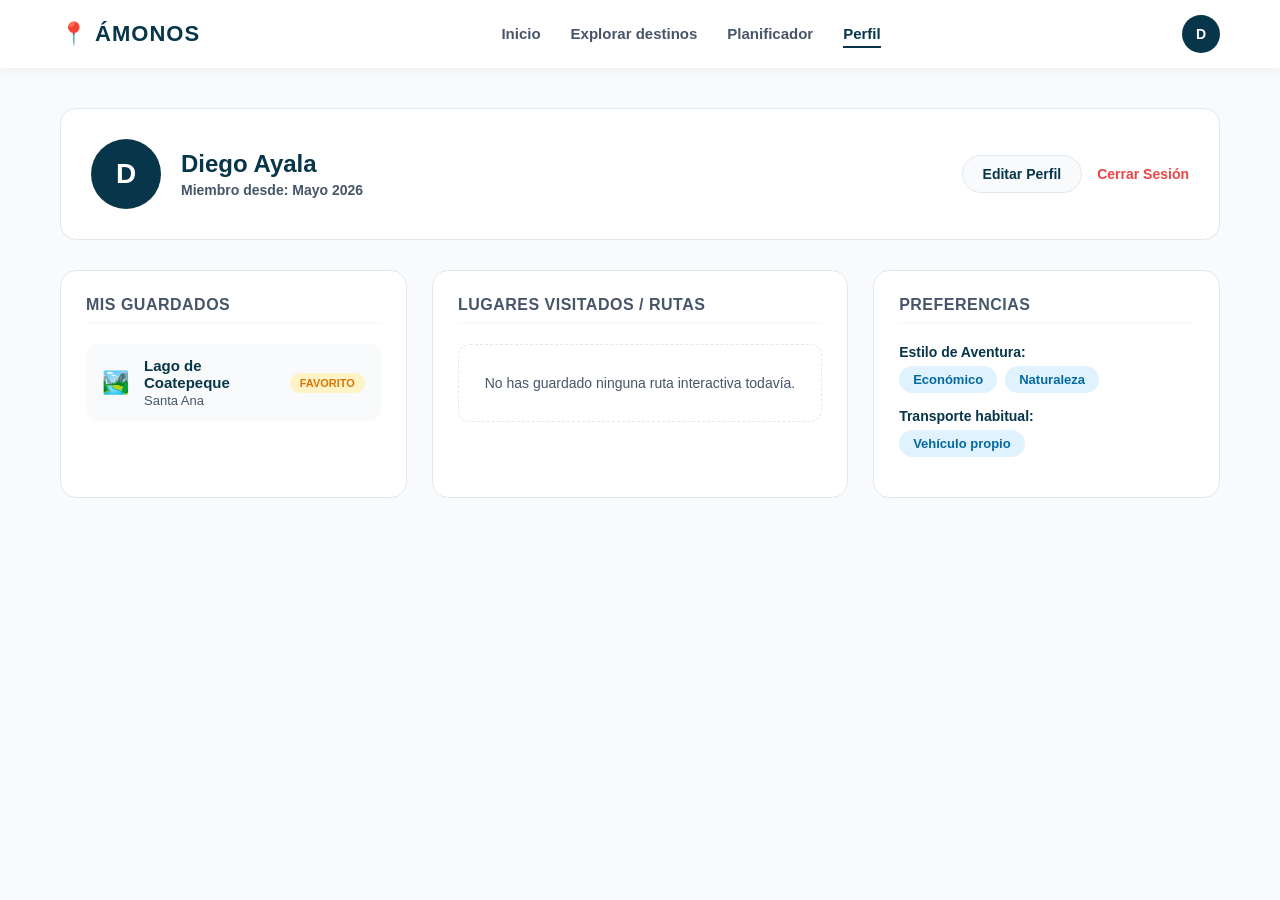
<file: Expo amonos partes/HTML/CSS/HTML/perfil.html>
<!DOCTYPE html>
<html lang="es">
<head>
    <meta charset="UTF-8">
    <meta name="viewport" content="width=device-width, initial-scale=1.0">
    <title>Ámonos - Mi Perfil</title>
    <style>
        /* CONFIGURACIÓN DE COLORES Y FUENTES */
        :root {
            --azul-profundo: #073549;
            --coral-marca: #fb923c;
            --verde-turquesa: #00a896;
            --gris-fondo: #f8fafc;
            --texto-suave: #475569;
            --borde: #e2e8f0;
        }

        body {
            margin: 0;
            padding: 0;
            font-family: 'Segoe UI', Tahoma, Geneva, Verdana, sans-serif;
            background-color: var(--gris-fondo);
            color: var(--azul-profundo);
        }

        .container {
            max-width: 1200px;
            margin: 0 auto;
            padding: 0 20px;
            box-sizing: border-box;
        }

        /* NAVEGACIÓN */
        header {
            background-color: #ffffff;
            box-shadow: 0 2px 10px rgba(0, 0, 0, 0.05);
            position: sticky;
            top: 0;
            z-index: 100;
        }

        nav {
            display: flex;
            align-items: center;
            justify-content: space-between;
            padding: 15px 0;
        }

        .logo {
            font-size: 22px;
            font-weight: 900;
            letter-spacing: 1px;
            text-decoration: none;
            color: var(--azul-profundo);
        }

        .menu-links {
            list-style: none;
            display: flex;
            margin: 0;
            padding: 0;
        }

        .menu-links li { margin: 0 15px; }
        .menu-links a {
            text-decoration: none;
            color: var(--texto-suave);
            font-weight: 600;
            font-size: 15px;
        }

        .menu-links a.active {
            color: var(--azul-profundo);
            border-bottom: 2px solid var(--azul-profundo);
            padding-bottom: 4px;
        }

        .avatar-nav {
            width: 38px;
            height: 38px;
            background-color: var(--azul-profundo);
            border-radius: 50%;
            display: flex;
            align-items: center;
            justify-content: center;
            color: white;
            font-weight: bold;
            font-size: 14px;
            text-decoration: none;
        }

        /* PERFIL ENCABEZADO (CARD DE USUARIO) */
        .profile-header {
            background-color: #ffffff;
            border: 1px solid var(--borde);
            border-radius: 16px;
            padding: 30px;
            margin-top: 40px;
            display: flex;
            justify-content: space-between;
            align-items: center;
            flex-wrap: wrap;
            gap: 20px;
        }

        .user-info {
            display: flex;
            align-items: center;
            gap: 20px;
        }

        .big-avatar {
            width: 70px;
            height: 70px;
            background-color: var(--azul-profundo);
            border-radius: 50%;
            color: white;
            font-size: 28px;
            font-weight: 800;
            display: flex;
            align-items: center;
            justify-content: center;
        }

        .user-info h1 {
            margin: 0 0 4px 0;
            font-size: 24px;
            font-weight: 800;
        }

        .user-info p {
            margin: 0;
            color: var(--texto-suave);
            font-size: 14px;
            font-weight: 600;
        }

        .profile-actions {
            display: flex;
            align-items: center;
            gap: 15px;
        }

        .btn-edit {
            background-color: var(--gris-fondo);
            border: 1px solid var(--borde);
            padding: 10px 20px;
            border-radius: 20px;
            font-weight: 700;
            cursor: pointer;
            color: var(--azul-profundo);
            font-size: 14px;
        }

        .link-logout {
            color: #ef4444;
            text-decoration: none;
            font-weight: 700;
            font-size: 14px;
        }

        /* DASHBOARD - GRID TRES COLUMNAS */
        .profile-dashboard {
            display: grid;
            grid-template-columns: 1fr 1.2fr 1fr;
            gap: 25px;
            margin-top: 30px;
            margin-bottom: 60px;
        }

        .dashboard-card {
            background-color: #ffffff;
            border: 1px solid var(--borde);
            border-radius: 16px;
            padding: 25px;
            box-sizing: border-box;
        }

        .dashboard-card h2 {
            margin: 0 0 20px 0;
            font-size: 16px;
            text-transform: uppercase;
            letter-spacing: 0.5px;
            color: var(--texto-suave);
            border-bottom: 2px solid var(--gris-fondo);
            padding-bottom: 8px;
        }

        /* ITEMS INTERNOS DE LAS TARJETAS */
        .item-row {
            display: flex;
            align-items: center;
            gap: 15px;
            background-color: var(--gris-fondo);
            padding: 12px 15px;
            border-radius: 12px;
            margin-bottom: 12px;
            border: 1px solid transparent;
        }

        .item-icon {
            font-size: 22px;
        }

        .item-details {
            flex: 1;
        }

        .item-details h4 {
            margin: 0 0 2px 0;
            font-size: 15px;
            font-weight: 700;
        }

        .item-details p {
            margin: 0;
            font-size: 13px;
            color: var(--texto-suave);
        }

        .badge {
            font-size: 11px;
            font-weight: 800;
            padding: 4px 10px;
            border-radius: 12px;
            text-transform: uppercase;
        }

        .badge-fav { background-color: #fef3c7; color: #d97706; }
        .badge-visit { background-color: #d1fae5; color: #059669; }

        /* PREFERENCIAS CHIPS */
        .chip-container {
            display: flex;
            gap: 8px;
            flex-wrap: wrap;
            margin-top: 5px;
            margin-bottom: 15px;
        }

        .chip {
            background-color: #e0f2fe;
            color: #0369a1;
            padding: 6px 14px;
            border-radius: 15px;
            font-size: 13px;
            font-weight: 700;
        }

        .pref-title {
            margin: 0 0 6px 0;
            font-size: 14px;
            font-weight: 700;
        }

        /* RESPONSIVE */
        @media (max-width: 992px) {
            .profile-dashboard { grid-template-columns: 1fr; }
        }
        @media (max-width: 576px) {
            .profile-header { flex-direction: column; align-items: flex-start; }
            .profile-actions { width: 100%; justify-content: space-between; }
        }
    </style>
</head>
<body>

    <header>
        <div class="container">
            <nav>
                <a href="index.html" class="logo">📍 ÁMONOS</a>
                <ul class="menu-links">
                    <li><a href="index.html">Inicio</a></li>
                    <li><a href="explorar.html">Explorar destinos</a></li>
                    <li><a href="planificador.html">Planificador</a></li>
                    <li><a href="perfil.html" class="active">Perfil</a></li>
                </ul>
                <a href="perfil.html" class="avatar-nav">D</a>
            </nav>
        </div>
    </header>

    <main class="container">
        
        <section class="profile-header">
            <div class="user-info">
                <div class="big-avatar">D</div>
                <div>
                    <h1>Diego Ayala</h1>
                    <p>Miembro desde: Mayo 2026</p>
                </div>
            </div>
            <div class="profile-actions">
                <button class="btn-edit">Editar Perfil</button>
                <a href="#" class="link-logout">Cerrar Sesión</a>
            </div>
        </section>

        <div class="profile-dashboard">
            
            <aside class="dashboard-card">
                <h2>Mis Guardados</h2>
                <div class="item-row">
                    <div class="item-icon">🏞️</div>
                    <div class="item-details">
                        <h4>Lago de Coatepeque</h4>
                        <p>Santa Ana</p>
                    </div>
                    <span class="badge badge-fav">Favorito</span>
                </div>
            </aside>

            <section class="dashboard-card">
                <h2>Lugares Visitados / Rutas</h2>
                <div id="historial-container">
                    <div class="item-row" style="border: 1px dashed var(--borde); background: none; justify-content: center; text-align: center; color: var(--texto-suave); font-size: 14px; padding: 30px 10px;">
                        No has guardado ninguna ruta interactiva todavía.
                    </div>
                </div>
            </section>

            <aside class="dashboard-card">
                <h2>Preferencias</h2>
                
                <h4 class="pref-title">Estilo de Aventura:</h4>
                <div class="chip-container">
                    <span class="chip">Económico</span>
                    <span class="chip">Naturaleza</span>
                </div>

                <h4 class="pref-title">Transporte habitual:</h4>
                <div class="chip-container">
                    <span class="chip">Vehículo propio</span>
                </div>
            </aside>

        </div>
    </main>

    <script>
        const historialContainer = document.getElementById('historial-container');

        // Intentamos extraer si hay datos guardados por la calculadora de la pantalla 4
        const datosGuardados = localStorage.getItem('ultimo_viaje');

        if (datosGuardados) {
            // Transformamos el texto plano otra vez a objeto JavaScript
            const viaje = JSON.parse(datosGuardados);

            // Elegimos un emoticón dependiendo del lugar asignado
            let icono = "🌋";
            if(viaje.destino.includes("Playa")) icono = "🏖️";
            if(viaje.destino.includes("Lago")) icono = "🏞️";

            // Sobreescribimos el contenedor e inyectamos el HTML dinámico con el diseño real
            historialContainer.innerHTML = `
                <div class="item-row" style="border-left: 4px solid var(--verde-turquesa);">
                    <div class="item-icon">${icono}</div>
                    <div class="item-details">
                        <h4>${viaje.destino}</h4>
                        <p>Gastado total: <b>$${viaje.gasto}</b></p>
                        <small style="color: var(--texto-suave); font-size: 11px;">Planificado el: ${viaje.fecha}</small>
                    </div>
                    <span class="badge badge-visit">Listo</span>
                </div>
            `;
        }
    </script>
</body>
</html>
</file>
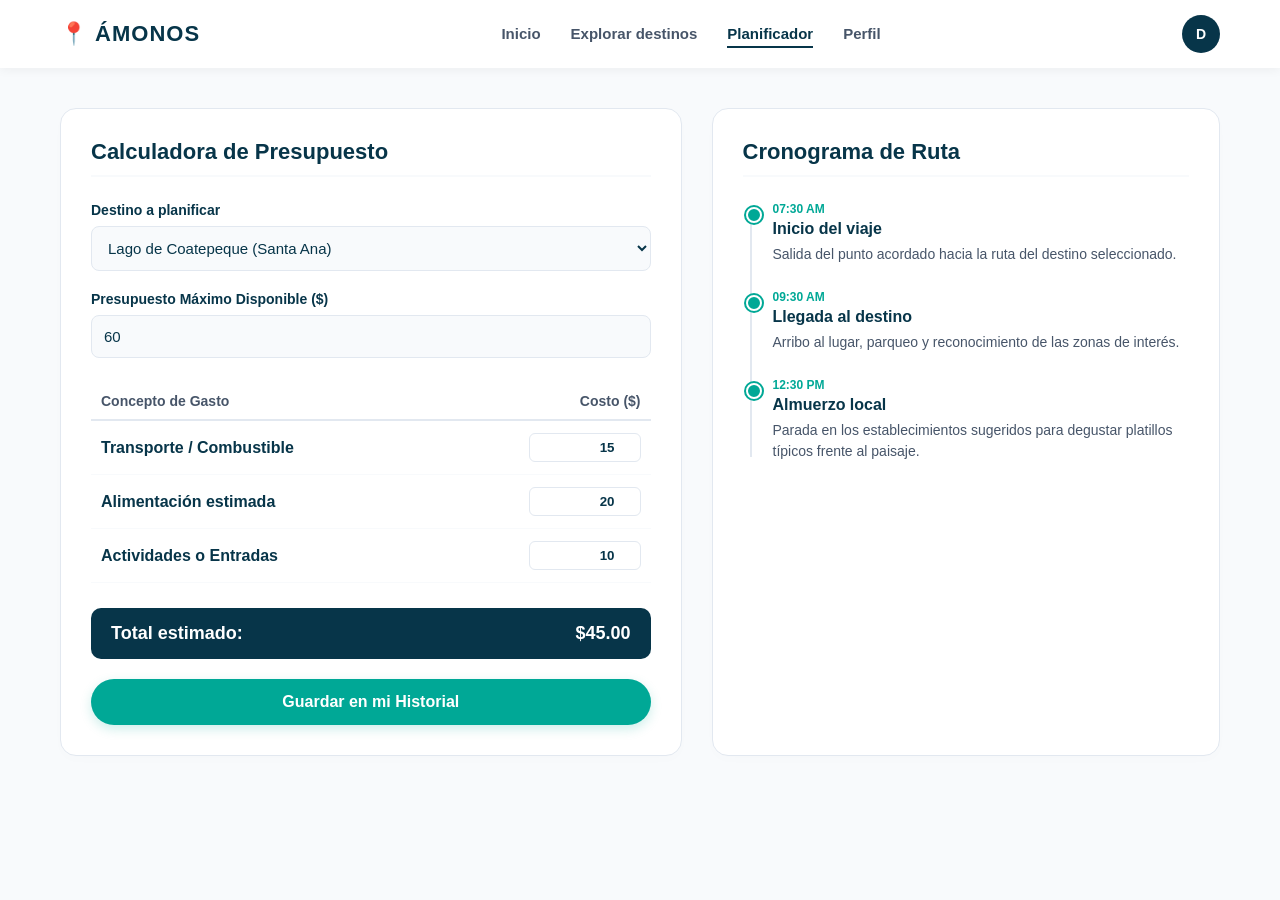
<file: Expo amonos partes/HTML/CSS/HTML/planificador.html>
<!DOCTYPE html>
<html lang="es">
<head>
    <meta charset="UTF-8">
    <meta name="viewport" content="width=device-width, initial-scale=1.0">
    <title>Ámonos - Planificador</title>
    <style>
        /* CONFIGURACIÓN DE COLORES Y FUENTES */
        :root {
            --azul-profundo: #073549;
            --coral-marca: #fb923c;
            --verde-turquesa: #00a896;
            --gris-fondo: #f8fafc;
            --texto-suave: #475569;
            --borde: #e2e8f0;
            --rojo-alerta: #ef4444;
        }

        body {
            margin: 0;
            padding: 0;
            font-family: 'Segoe UI', Tahoma, Geneva, Verdana, sans-serif;
            background-color: var(--gris-fondo);
            color: var(--azul-profundo);
        }

        .container {
            max-width: 1200px;
            margin: 0 auto;
            padding: 0 20px;
            box-sizing: border-box;
        }

        /* NAVEGACIÓN */
        header {
            background-color: #ffffff;
            box-shadow: 0 2px 10px rgba(0, 0, 0, 0.05);
            position: sticky;
            top: 0;
            z-index: 100;
        }

        nav {
            display: flex;
            align-items: center;
            justify-content: space-between;
            padding: 15px 0;
        }

        .logo {
            font-size: 22px;
            font-weight: 900;
            letter-spacing: 1px;
            text-decoration: none;
            color: var(--azul-profundo);
        }

        .menu-links {
            list-style: none;
            display: flex;
            margin: 0;
            padding: 0;
        }

        .menu-links li { margin: 0 15px; }
        .menu-links a {
            text-decoration: none;
            color: var(--texto-suave);
            font-weight: 600;
            font-size: 15px;
        }

        .menu-links a.active {
            color: var(--azul-profundo);
            border-bottom: 2px solid var(--azul-profundo);
            padding-bottom: 4px;
        }

        .avatar {
            width: 38px;
            height: 38px;
            background-color: var(--azul-profundo);
            border-radius: 50%;
            display: flex;
            align-items: center;
            justify-content: center;
            color: white;
            font-weight: bold;
            font-size: 14px;
            text-decoration: none;
        }

        /* DISEÑO DOS COLUMNAS */
        .planner-grid {
            display: grid;
            grid-template-columns: 1.1fr 0.9fr;
            gap: 30px;
            margin-top: 40px;
            margin-bottom: 60px;
        }

        .planner-card {
            background-color: #ffffff;
            border: 1px solid var(--borde);
            border-radius: 16px;
            padding: 30px;
            box-sizing: border-box;
            box-shadow: 0 4px 12px rgba(0,0,0,0.01);
        }

        .planner-card h2 {
            margin: 0 0 25px 0;
            font-size: 22px;
            font-weight: 800;
            border-bottom: 2px solid var(--gris-fondo);
            padding-bottom: 10px;
        }

        /* FORMULARIOS E INPUTS */
        .form-group {
            margin-bottom: 20px;
        }

        .form-group label {
            display: block;
            font-weight: 700;
            margin-bottom: 8px;
            font-size: 14px;
        }

        .form-group select, .form-group input {
            width: 100%;
            padding: 12px;
            border: 1px solid var(--borde);
            border-radius: 8px;
            font-family: inherit;
            font-size: 15px;
            color: var(--azul-profundo);
            box-sizing: border-box;
            background-color: var(--gris-fondo);
        }

        /* TABLA DEL PRESUPUESTO */
        .budget-table {
            width: 100%;
            border-collapse: collapse;
            margin-top: 25px;
        }

        .budget-table th {
            text-align: left;
            padding: 10px;
            font-size: 14px;
            color: var(--texto-suave);
            border-bottom: 2px solid var(--borde);
        }

        .budget-table td {
            padding: 12px 10px;
            border-bottom: 1px solid var(--gris-fondo);
            font-weight: 600;
        }

        .budget-table input {
            width: 90px;
            padding: 6px 10px;
            border: 1px solid var(--borde);
            border-radius: 6px;
            font-weight: 600;
            color: var(--azul-profundo);
            text-align: right;
        }

        /* RESUMEN TOTAL */
        .total-box {
            display: flex;
            justify-content: space-between;
            align-items: center;
            background-color: var(--azul-profundo);
            color: white;
            padding: 15px 20px;
            border-radius: 10px;
            margin-top: 25px;
            font-weight: 800;
            font-size: 18px;
        }

        .total-box.alert {
            background-color: var(--rojo-alerta);
        }

        .btn-save {
            display: block;
            width: 100%;
            background-color: var(--verde-turquesa);
            color: white;
            border: none;
            padding: 14px;
            border-radius: 30px;
            font-weight: 700;
            font-size: 16px;
            cursor: pointer;
            margin-top: 20px;
            transition: all 0.2s;
            box-shadow: 0 4px 12px rgba(0, 168, 150, 0.2);
        }

        .btn-save:hover {
            transform: translateY(-2px);
            filter: brightness(1.1);
        }

        /* CRONOGRAMA DE RUTA (TIMELINE) */
        .timeline {
            position: relative;
            padding-left: 30px;
            margin-top: 10px;
        }

        .timeline::before {
            content: '';
            position: absolute;
            left: 7px;
            top: 5px;
            bottom: 5px;
            width: 2px;
            background-color: var(--borde);
        }

        .timeline-item {
            position: relative;
            margin-bottom: 25px;
        }

        .timeline-item::before {
            content: '';
            position: absolute;
            left: -27px;
            top: 5px;
            width: 12px;
            height: 12px;
            border-radius: 50%;
            background-color: var(--verde-turquesa);
            border: 2px solid white;
            box-shadow: 0 0 0 2px var(--verde-turquesa);
        }

        .time-badge {
            font-size: 12px;
            font-weight: 800;
            color: var(--verde-turquesa);
            text-transform: uppercase;
            margin-bottom: 4px;
        }

        .timeline-item h4 {
            margin: 0 0 6px 0;
            font-size: 16px;
            font-weight: 700;
        }

        .timeline-item p {
            margin: 0;
            font-size: 14px;
            color: var(--texto-suave);
            line-height: 1.5;
        }

        @media (max-width: 768px) {
            .planner-grid { grid-template-columns: 1fr; }
        }
    </style>
</head>
<body>

    <header>
        <div class="container">
            <nav>
                <a href="index.html" class="logo">📍 ÁMONOS</a>
                <ul class="menu-links">
                    <li><a href="index.html">Inicio</a></li>
                    <li><a href="explorar.html">Explorar destinos</a></li>
                    <li><a href="planificador.html" class="active">Planificador</a></li>
                    <li><a href="perfil.html">Perfil</a></li>
                </ul>
                <a href="perfil.html" class="avatar">D</a>
            </nav>
        </div>
    </header>

    <main class="container">
        <div class="planner-grid">
            
            <!-- COLUMNA CALCULO DE COSTOS (INTERACTIVA) -->
            <section class="planner-card">
                <h2>Calculadora de Presupuesto</h2>
                
                <div class="form-group">
                    <label for="select-lugar">Destino a planificar</label>
                    <select id="select-lugar">
                        <option value="Lago de Coatepeque">Lago de Coatepeque (Santa Ana)</option>
                        <option value="Playa El Tunco">Playa El Tunco (La Libertad)</option>
                        <option value="El Boquerón">El Boquerón (San Salvador)</option>
                    </select>
                </div>

                <div class="form-group">
                    <label for="max-budget">Presupuesto Máximo Disponible ($)</label>
                    <input type="number" id="max-budget" value="60" min="0">
                </div>

                <table class="budget-table">
                    <thead>
                        <tr>
                            <th>Concepto de Gasto</th>
                            <th style="text-align: right;">Costo ($)</th>
                        </tr>
                    </thead>
                    <tbody>
                        <tr>
                            <td>Transporte / Combustible</td>
                            <td style="text-align: right;"><input type="number" id="cost-transporte" value="15" min="0"></td>
                        </tr>
                        <tr>
                            <td>Alimentación estimada</td>
                            <td style="text-align: right;"><input type="number" id="cost-comida" value="20" min="0"></td>
                        </tr>
                        <tr>
                            <td>Actividades o Entradas</td>
                            <td style="text-align: right;"><input type="number" id="cost-actividades" value="10" min="0"></td>
                        </tr>
                    </tbody>
                </table>

                <div class="total-box" id="total-box-container">
                    <span>Total estimado:</span>
                    <span id="label-total">$45.00</span>
                </div>

                <button class="btn-save" id="btn-save-history">Guardar en mi Historial</button>
            </section>

            <!-- COLUMNA CRONOGRAMA DINÁMICO -->
            <section class="planner-card">
                <h2>Cronograma de Ruta</h2>
                
                <div class="timeline">
                    <div class="timeline-item">
                        <div class="time-badge">07:30 AM</div>
                        <h4>Inicio del viaje</h4>
                        <p>Salida del punto acordado hacia la ruta del destino seleccionado.</p>
                    </div>

                    <div class="timeline-item">
                        <div class="time-badge">09:30 AM</div>
                        <h4>Llegada al destino</h4>
                        <p>Arribo al lugar, parqueo y reconocimiento de las zonas de interés.</p>
                    </div>

                    <div class="timeline-item">
                        <div class="time-badge">12:30 PM</div>
                        <h4>Almuerzo local</h4>
                        <p>Parada en los establecimientos sugeridos para degustar platillos típicos frente al paisaje.</p>
                    </div>
                </div>
            </section>

        </div>
    </main>

    <!-- PROGRAMACIÓN JAVASCRIPT (SIMULACIÓN DE BASE DE DATOS) -->
    <script>
        const maxBudgetInput = document.getElementById('max-budget');
        const transporteInput = document.getElementById('cost-transporte');
        const comidaInput = document.getElementById('cost-comida');
        const actividadesInput = document.getElementById('cost-actividades');
        const labelTotal = document.getElementById('label-total');
        const totalBox = document.getElementById('total-box-container');
        const btnSave = document.getElementById('btn-save-history');
        const selectLugar = document.getElementById('select-lugar');

        function calcularPresupuesto() {
            const maxBudget = parseFloat(maxBudgetInput.value) || 0;
            const t = parseFloat(transporteInput.value) || 0;
            const c = parseFloat(comidaInput.value) || 0;
            const a = parseFloat(actividadesInput.value) || 0;

            const total = t + c + a;
            labelTotal.textContent = `$${total.toFixed(2)}`;

            // Si gastamos más de lo que tenemos, se pone rojo el contenedor
            if (total > maxBudget) {
                totalBox.classList.add('alert');
            } else {
                totalBox.classList.remove('alert');
            }
            return total;
        }

        // Escuchar cambios en tiempo real
        maxBudgetInput.addEventListener('input', calcularPresupuesto);
        transporteInput.addEventListener('input', calcularPresupuesto);
        comidaInput.addEventListener('input', calcularPresupuesto);
        actividadesInput.addEventListener('input', calcularPresupuesto);

        // Guardar Datos (Base de Datos Local temporal)
        btnSave.addEventListener('click', () => {
            const totalGastado = calcularPresupuesto();
            const destinoSeleccionado = selectLugar.value;
            
            // Creamos el registro simulado
            const nuevoViaje = {
                destino: destinoSeleccionado,
                gasto: totalGastado.toFixed(2),
                fecha: new Date().toLocaleDateString('es-SV')
            };

            // Lo metemos al baúl de LocalStorage del navegador
            localStorage.setItem('ultimo_viaje', JSON.stringify(nuevoViaje));
            
            alert(`¡Felicidades! Tu ruta para "${destinoSeleccionado}" por un total de $${nuevoViaje.gasto} ha sido guardada en tu historial con éxito.`);
        });

        // Ejecutar cálculo al iniciar la pestaña
        calcularPresupuesto();
    </script>
</body>
</html>
</file>
<file: Expo amonos partes/HTML/CSS/HTML/CSS/index.css>
/* ==========================================================================
           1. VARIABLES DE MARCA Y ESTILOS BASE
           ========================================================================== */
        :root {
            --azul-profundo: #073549;
            --coral-marca: #fb923c;
            --verde-turquesa: #00a896;
            --gris-fondo: #f8fafc;
            --texto-suave: #475569;
        }

        body {
            margin: 0;
            padding: 0;
            font-family: 'Segoe UI', Tahoma, Geneva, Verdana, sans-serif;
            background-color: var(--gris-fondo);
            color: var(--azul-profundo);
        }

        .container {
            max-width: 1200px;
            margin: 0 auto;
            padding: 0 20px;
            box-sizing: border-box;
        }

        /* ==========================================================================
           2. NAV SUPERIOR (Completa con Perfil)
           ========================================================================== */
        header {
            background-color: #ffffff;
            box-shadow: 0 2px 10px rgba(0, 0, 0, 0.05);
            position: sticky;
            top: 0;
            z-index: 100;
        }

        nav {
            display: flex;
            align-items: center;
            justify-content: space-between;
            padding: 15px 0;
        }

        .logo {
            font-size: 22px;
            font-weight: 900;
            letter-spacing: 1px;
            color: var(--azul-profundo);
            text-decoration: none;
        }

        .menu-links {
            list-style: none;
            display: flex;
            margin: 0;
            padding: 0;
        }

        .menu-links li {
            margin: 0 15px;
        }

        .menu-links a {
            text-decoration: none;
            color: var(--texto-suave);
            font-weight: 600;
            font-size: 15px;
            transition: color 0.3s;
        }

        .menu-links a:hover, .menu-links a.active {
            color: var(--azul-profundo);
            border-bottom: 2px solid var(--azul-profundo);
            padding-bottom: 4px;
        }

        .avatar {
            width: 38px;
            height: 38px;
            background-color: var(--azul-profundo);
            border-radius: 50%;
            cursor: pointer;
            display: flex;
            align-items: center;
            justify-content: center;
            color: white;
            font-weight: bold;
            font-size: 14px;
            text-decoration: none;
        }

        /* ==========================================================================
           3. BANNER PRINCIPAL (Hero Section) Y BUSCADOR
           ========================================================================== */
        .hero {
            background: linear-gradient(rgba(7, 53, 73, 0.5), rgba(7, 53, 73, 0.6)), 
                        linear-gradient(135deg, #2b5876 0%, #4e4376 100%); /* Simulación del paisaje del lago */
            background-size: cover;
            background-position: center;
            padding: 80px 0;
            color: #ffffff;
            text-align: left;
            position: relative;
            border-radius: 0 0 24px 24px;
        }

        .hero h1 {
            font-size: 42px;
            font-weight: 800;
            margin: 0 0 15px 0;
            max-width: 600px;
            line-height: 1.2;
        }

        .hero p {
            font-size: 18px;
            margin: 0 0 30px 0;
            opacity: 0.9;
            max-width: 500px;
        }

        .hero-buttons {
            display: flex;
            gap: 15px;
            margin-bottom: 40px;
        }

        .btn {
            display: inline-block;
            text-decoration: none;
            padding: 12px 24px;
            border-radius: 8px;
            font-weight: 700;
            font-size: 15px;
            transition: all 0.3s;
            cursor: pointer;
            border: none;
            text-align: center;
        }

        .btn-primary {
            background-color: var(--azul-profundo);
            color: #ffffff;
        }

        .btn-primary:hover {
            background-color: var(--verde-turquesa);
        }

        .btn-outline {
            background-color: #ffffff;
            color: var(--azul-profundo);
        }

        .btn-outline:hover {
            background-color: rgba(255, 255, 255, 0.9);
        }

        /* Barra de búsqueda integrada flotante */
        .search-bar {
            background-color: #ffffff;
            border-radius: 12px;
            padding: 15px 25px;
            display: flex;
            gap: 15px;
            box-shadow: 0 8px 25px rgba(0,0,0,0.1);
            max-width: 900px;
            margin: 0 auto -120px auto;
            position: relative;
            z-index: 10;
            align-items: center;
        }

        .search-input-group {
            flex: 1;
            display: flex;
            flex-direction: column;
            gap: 5px;
        }

        .search-input-group label {
            font-size: 11px;
            font-weight: 800;
            color: var(--texto-suave);
            text-transform: uppercase;
        }

        .search-input-group input, .search-input-group select {
            border: none;
            outline: none;
            font-size: 14px;
            color: var(--azul-profundo);
            font-weight: 600;
            background: transparent;
        }

        .btn-search {
            background-color: var(--azul-profundo);
            color: white;
            padding: 12px 30px;
            border-radius: 8px;
            font-weight: 700;
        }

        .btn-search:hover {
            background-color: var(--verde-turquesa);
        }

        /* ==========================================================================
           4. SECCIÓN CONTENIDO 1: CATEGORÍAS + CUADRÍCULA RECOMENDADOS
           ========================================================================== */
        .main-content {
            margin-top: 140px; /* Ajustado para dar aire a la barra de búsqueda flotante */
            padding-top: 30px;
        }

        .categories-container {
            margin-bottom: 35px;
        }

        .categories-list {
            list-style: none;
            padding: 0;
            margin: 0;
            display: flex;
            overflow-x: auto;
            gap: 12px;
            padding-bottom: 10px;
        }

        /* Quitar estilos por defecto del li */
        .categories-list li { margin: 0; }

        .cat-card {
            background-color: #ffffff;
            border: 1px solid #e2e8f0;
            padding: 10px 20px;
            border-radius: 30px;
            font-size: 14px;
            font-weight: 600;
            color: var(--texto-suave);
            cursor: pointer;
            display: flex;
            align-items: center;
            gap: 8px;
            white-space: nowrap;
            transition: all 0.2s;
        }

        .cat-card.active, .cat-card:hover {
            background-color: var(--azul-profundo);
            color: white;
            border-color: var(--azul-profundo);
        }

        /* Cuadrícula Mejorada de Destinos (Grid de 4 columnas) */
        .grid-header {
            display: flex;
            justify-content: space-between;
            align-items: center;
            margin-bottom: 20px;
        }

        .grid-destinos {
            display: grid;
            grid-template-columns: repeat(auto-fit, minmax(220px, 1fr));
            gap: 20px;
            margin-bottom: 40px;
        }

        .destino-card {
            background-color: #ffffff;
            border-radius: 16px;
            border: 1px solid #e2e8f0;
            overflow: hidden;
            box-shadow: 0 4px 10px rgba(0,0,0,0.01);
            display: flex;
            flex-direction: column;
            text-decoration: none;
            color: inherit;
            transition: transform 0.3s ease, box-shadow 0.3s ease;
            cursor: pointer;
        }

        .destino-card:hover {
            transform: translateY(-4px);
            box-shadow: 0 8px 20px rgba(7, 53, 73, 0.08);
        }

        .dest-img-sim {
            height: 140px;
            background: linear-gradient(45deg, var(--azul-profundo), var(--verde-turquesa));
            display: flex;
            align-items: center;
            justify-content: center;
            font-size: 32px;
            color: white;
        }

        .dest-body {
            padding: 15px;
            flex: 1;
            display: flex;
            flex-direction: column;
            justify-content: space-between;
        }

        .dest-body h4 {
            margin: 0 0 2px 0;
            font-size: 16px;
        }

        .dest-body .dpto {
            font-size: 12px;
            color: var(--texto-suave);
            margin: 0 0 12px 0;
        }

        .dest-footer {
            display: flex;
            justify-content: space-between;
            align-items: center;
            font-size: 13px;
            font-weight: 700;
        }

        .price { color: var(--verde-turquesa); }
        .rating { color: var(--coral-marca); }

        /* 5. SECCIÓN CONTENIDO 2: SCROLL INTELIGENTE */
        
        .smart-recommendation-section {
            background-color: #ffffff;
            padding: 50px 0;
            border-top: 1px solid #e2e8f0;
            margin-top: 50px;
        }

        .flex-recommendations {
            display: flex;
            gap: 25px;
            flex-wrap: wrap;
            margin-top: 25px;
        }

        .preference-box {
            flex: 1;
            min-width: 300px;
            background-color: #e0f2fe;
            border-radius: 16px;
            padding: 30px;
            box-sizing: border-box;
        }

        .featured-dest-box {
            flex: 1;
            min-width: 300px;
            background-color: #ffffff;
            border-radius: 16px;
            border: 1px solid #e2e8f0;
            overflow: hidden;
            display: flex;
            box-shadow: 0 4px 15px rgba(0,0,0,0.02);
        }

        /* Separador dinámico de presupuesto */
        .budget-banner {
            background-color: #f1f5f9;
            border-radius: 16px;
            padding: 25px 35px;
            display: flex;
            justify-content: space-between;
            align-items: center;
            margin-top: 40px;
            flex-wrap: wrap;
            gap: 15px;
        }

        .budget-banner h3 { margin: 0 0 5px 0; font-size: 18px; }
        .budget-banner p { margin: 0; color: var(--texto-suave); font-size: 14px; }
</file>
